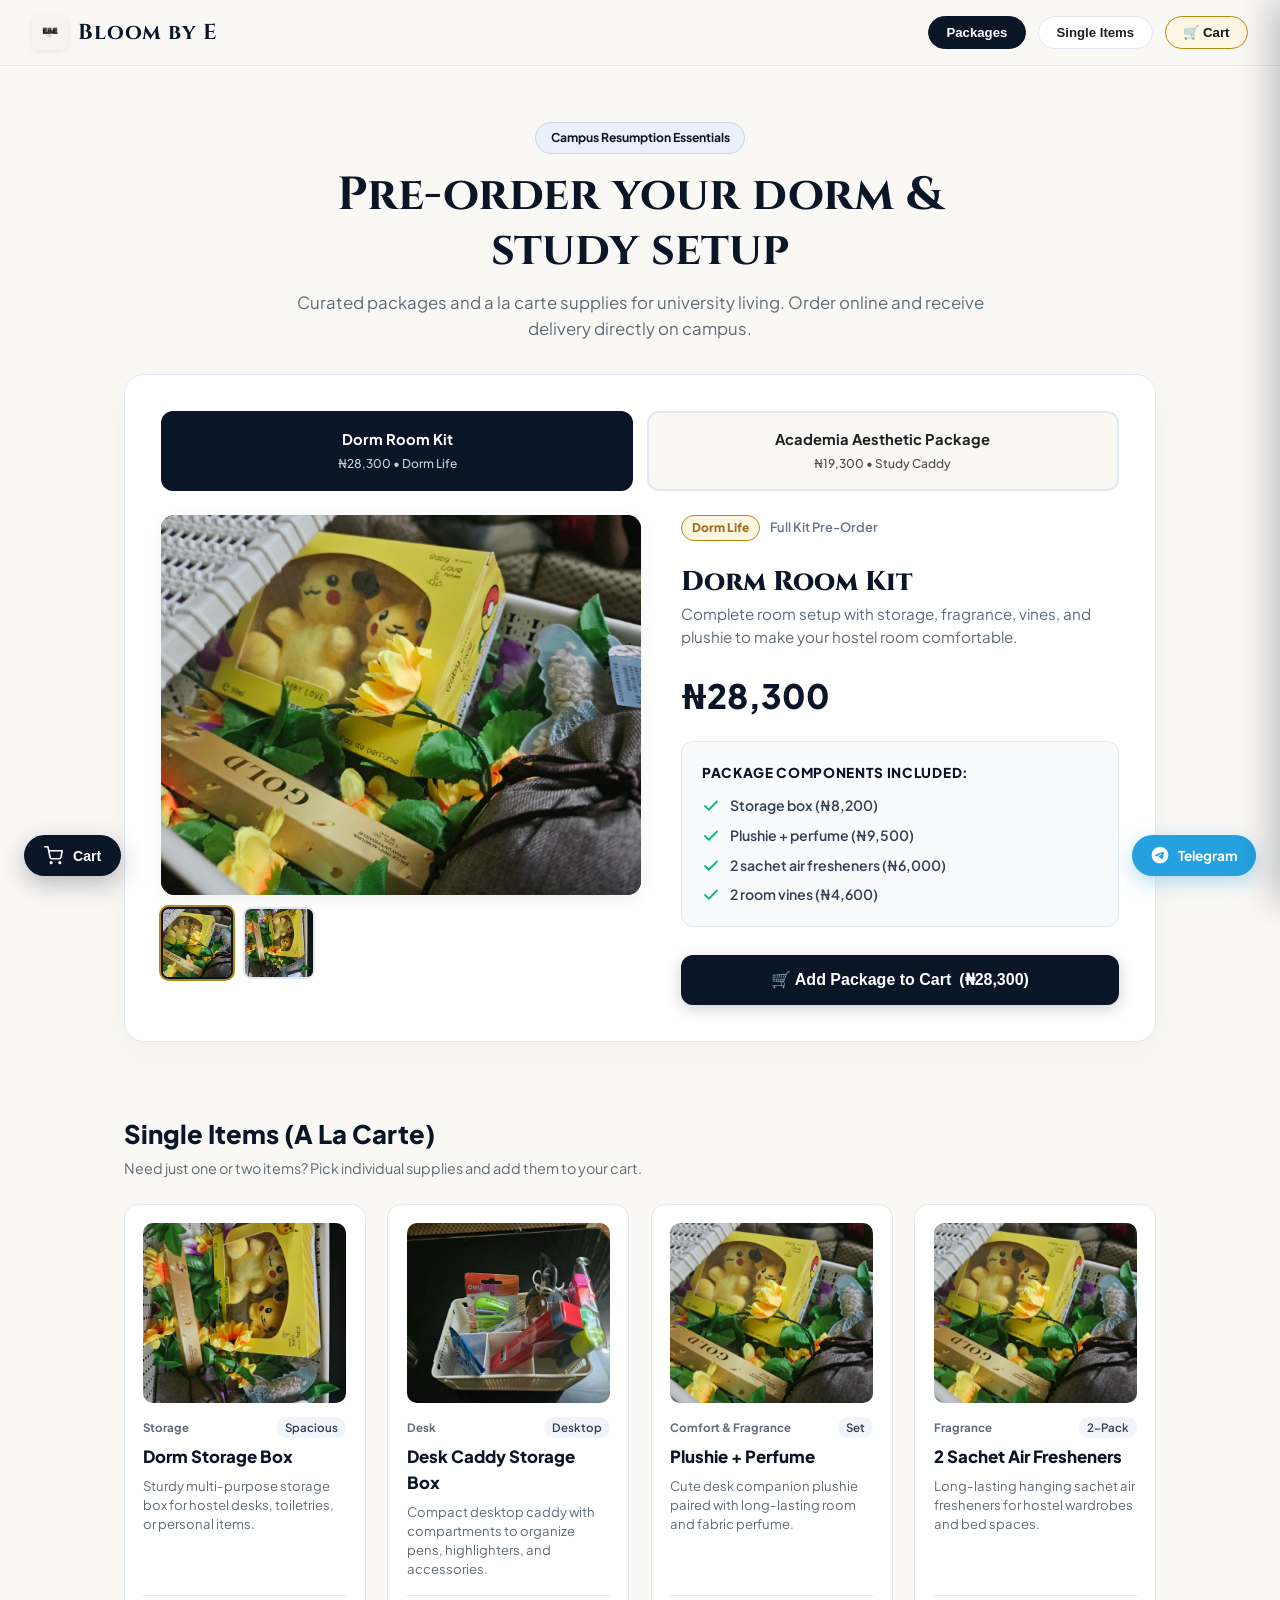
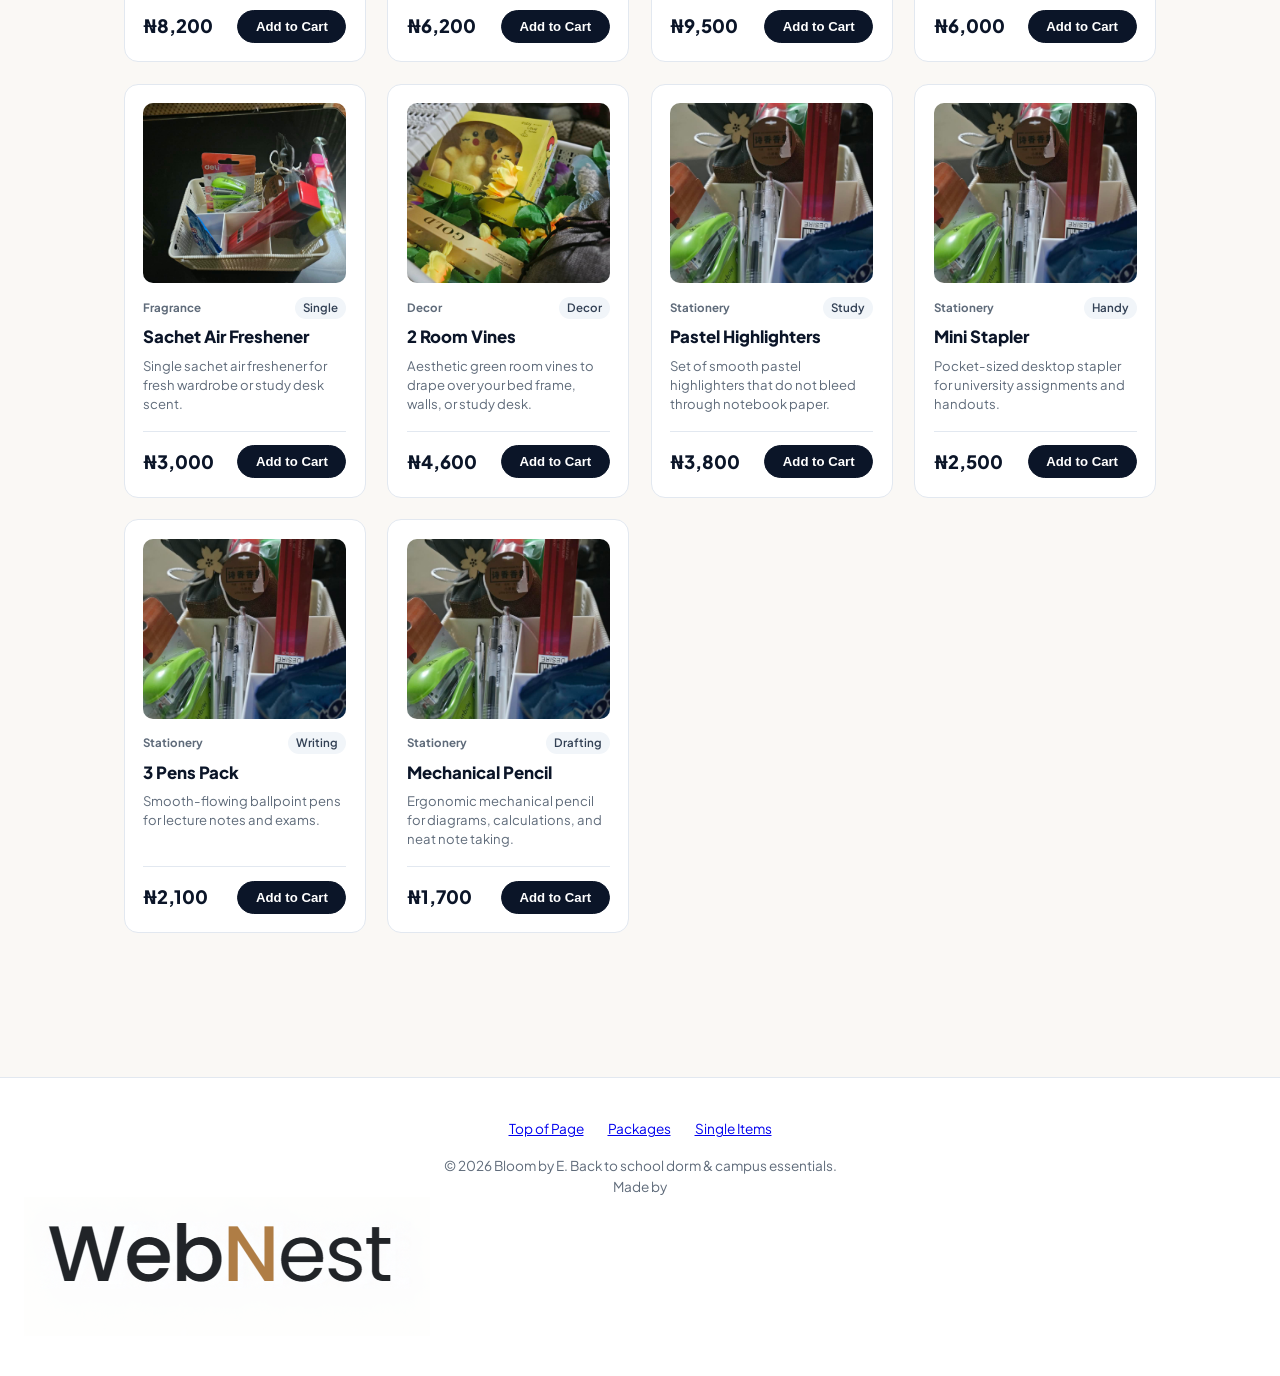
<file: index.html>
<!DOCTYPE html>
<html lang="en">
<head>
  <meta charset="UTF-8">
  <meta name="viewport" content="width=device-width, initial-scale=1.0">
  <title>Bloom by E — Campus Essentials &amp; Dorm Pre-Orders</title>
  <meta name="description" content="Pre-order your dorm room kits, study caddies, and stationery essentials for campus resumption.">

  <!-- Google Fonts: Academy & Editorial Heritage -->
  <link rel="preconnect" href="https://fonts.googleapis.com">
  <link rel="preconnect" href="https://fonts.gstatic.com" crossorigin>
  <link href="https://fonts.googleapis.com/css2?family=Caveat:wght@600;700&family=Cinzel:wght@600;700;800&family=Cormorant+Garamond:ital,wght@0,300;0,400;0,600;1,300;1,400&family=Plus+Jakarta+Sans:wght@400;500;600;700;800&display=swap" rel="stylesheet">

  <!-- Core Design Tokens -->
  <link rel="stylesheet" href="styles/tokens.css">
</head>
<body>

  <!-- Main Website Stage -->
  <div id="stage"></div>

  <!-- Sonner-style Toast Container -->
  <div id="toastContainer" class="elikar-toast-container" aria-live="polite"></div>

  <!-- Floating Cart Trigger Pill (Bottom Left) -->
  <button type="button" class="cart-float-btn" onclick="window.openCart()" aria-label="View Shopping Cart">
    <svg width="19" height="19" viewBox="0 0 24 24" fill="none" stroke="currentColor" stroke-width="2" stroke-linecap="round" stroke-linejoin="round">
      <circle cx="9" cy="21" r="1"></circle>
      <circle cx="20" cy="21" r="1"></circle>
      <path d="M1 1h4l2.68 13.39a2 2 0 0 0 2 1.61h9.72a2 2 0 0 0 2-1.61L23 6H6"></path>
    </svg>
    <span>Cart</span>
    <span class="cart-badge-count" style="display: none;">0</span>
  </button>

  <!-- Telegram Floating Direct Chat Pill (Bottom Right) -->
  <a href="https://t.me/ElisabethAwadje" target="_blank" rel="noopener noreferrer" class="tg-float-pill" aria-label="Chat with Bloom by E on Telegram">
    <svg width="20" height="20" viewBox="0 0 24 24" fill="currentColor">
      <path d="M12 2C6.48 2 2 6.48 2 12s4.48 10 10 10 10-4.48 10-10S17.52 2 12 2zm4.64 6.8c-.15 1.58-.8 5.42-1.13 7.19-.14.75-.42 1-.68 1.03-.58.05-1.02-.38-1.58-.75-.88-.58-1.38-.94-2.23-1.5-.99-.65-.35-1.01.22-1.59.15-.15 2.71-2.48 2.76-2.69a.2.2 0 00-.05-.18c-.06-.05-.14-.03-.21-.02-.09.02-1.49.95-4.22 2.79-.4.27-.76.41-1.08.4-.36-.01-1.04-.2-1.55-.37-.63-.2-1.12-.31-1.08-.66.02-.18.27-.36.74-.55 2.92-1.27 4.86-2.11 5.83-2.51 2.78-1.16 3.35-1.36 3.73-1.36.08 0 .27.02.39.12.1.08.13.19.14.27-.01.06.01.24 0 .38z"/>
    </svg>
    <span>Telegram</span>
  </a>

  <!-- ==========================================================================
       CART SLIDE-OVER DRAWER & BACKDROP
       ========================================================================== -->
  <div id="cartBackdrop" class="cart-backdrop" onclick="window.closeCart()"></div>
  <aside id="cartDrawer" class="cart-drawer" role="dialog" aria-modal="true" aria-label="Shopping Cart">
    <!-- Header -->
    <div class="cart-header">
      <div class="cart-title">
        <svg width="22" height="22" viewBox="0 0 24 24" fill="none" stroke="currentColor" stroke-width="2" stroke-linecap="round" stroke-linejoin="round">
          <circle cx="9" cy="21" r="1"></circle>
          <circle cx="20" cy="21" r="1"></circle>
          <path d="M1 1h4l2.68 13.39a2 2 0 0 0 2 1.61h9.72a2 2 0 0 0 2-1.61L23 6H6"></path>
        </svg>
        <span>Your Order Cart</span>
      </div>
      <button type="button" class="cart-close-btn" onclick="window.closeCart()" aria-label="Close cart">&times;</button>
    </div>

    <!-- Body -->
    <div class="cart-body">
      <!-- Empty State -->
      <div id="cartEmptyState" class="cart-empty-state">
        <span class="cart-empty-icon">🎒</span>
        <h4 style="font-size: 1.1rem; font-weight: 800; color: var(--elikar-navy-900); margin-bottom: 0.4rem;">Your cart is empty</h4>
        <p style="font-size: 0.85rem; color: var(--elikar-slate); line-height: 1.45;">Select a campus package or pick individual items from the catalog to start your pre-order.</p>
      </div>

      <!-- Items List -->
      <div id="cartItemsContainer" class="cart-items-list"></div>

      <!-- Checkout Information Form -->
      <div id="cartCheckoutSection" class="cart-checkout-form" style="display: none;">
        <div class="cart-form-title">
          <svg width="18" height="18" viewBox="0 0 24 24" fill="none" stroke="currentColor" stroke-width="2" stroke-linecap="round" stroke-linejoin="round">
            <path d="M20 21v-2a4 4 0 0 0-4-4H8a4 4 0 0 0-4 4v2"></path>
            <circle cx="12" cy="7" r="4"></circle>
          </svg>
          <span>Delivery Details</span>
        </div>

        <div class="cart-field-group">
          <label class="cart-field-label" for="checkoutCustomerName">Full Name *</label>
          <input type="text" id="checkoutCustomerName" class="cart-field-input" placeholder="e.g. Tolani Adeleke" required>
        </div>

        <div class="cart-field-group">
          <label class="cart-field-label" for="checkoutCustomerPhone">WhatsApp / Phone Number *</label>
          <input type="tel" id="checkoutCustomerPhone" class="cart-field-input" placeholder="e.g. 08012345678" required>
        </div>

        <div class="cart-field-group">
          <label class="cart-field-label" for="checkoutCustomerEmail">Email Address (for order copy) *</label>
          <input type="email" id="checkoutCustomerEmail" class="cart-field-input" placeholder="e.g. student@school.edu.ng" required>
        </div>

        <div class="cart-field-group">
          <label class="cart-field-label" for="checkoutCustomerHostel">University, Hostel &amp; Room *</label>
          <input type="text" id="checkoutCustomerHostel" class="cart-field-input" placeholder="e.g. CU, Daniel Hall Room B204" required>
        </div>

        <div class="cart-field-group">
          <label class="cart-field-label" for="checkoutCustomerNotes">Delivery Instructions (optional)</label>
          <input type="text" id="checkoutCustomerNotes" class="cart-field-input" placeholder="e.g. Call before coming to the hostel gate">
        </div>
      </div>
    </div>

    <!-- Footer -->
    <div class="cart-footer">
      <div class="cart-totals-row">
        <span>Order Total:</span>
        <span id="cartTotalPrice">₦0</span>
      </div>

      <div class="cart-actions-grid">
        <button type="button" class="btn-checkout-wa" onclick="window.checkoutViaWhatsApp()">
          <svg width="18" height="18" viewBox="0 0 24 24" fill="currentColor">
            <path d="M12.04 2c-5.46 0-9.91 4.45-9.91 9.91 0 1.75.46 3.45 1.32 4.95L2.05 22l5.25-1.38c1.45.79 3.08 1.21 4.74 1.21 5.46 0 9.91-4.45 9.91-9.91 0-2.65-1.03-5.14-2.9-7.01A9.816 9.816 0 0 0 12.04 2zm5.78 14.12c-.24.68-1.4 1.25-1.93 1.33-.51.08-1.16.11-3.69-.93-3.23-1.33-5.32-4.63-5.48-4.84-.16-.21-1.3-1.73-1.3-3.3 0-1.57.82-2.35 1.11-2.67.29-.32.63-.4.84-.4.21 0 .42 0 .61.01.2.01.46-.07.72.55.27.63.91 2.22.99 2.38.08.16.13.35.03.56-.11.21-.16.35-.32.53-.16.19-.34.42-.48.56-.16.16-.33.34-.14.66.19.32.84 1.39 1.8 2.25 1.24 1.1 2.29 1.45 2.62 1.61.32.16.51.13.7-.08.19-.21.82-.95 1.04-1.28.21-.32.42-.27.72-.16.29.11 1.87.88 2.19 1.04.32.16.53.24.61.37.08.13.08.77-.16 1.45z"/>
          </svg>
          <span>Order on WhatsApp</span>
        </button>

        <button type="button" class="btn-checkout-tg" onclick="window.checkoutViaTelegram()">
          <svg width="18" height="18" viewBox="0 0 24 24" fill="currentColor">
            <path d="M12 2C6.48 2 2 6.48 2 12s4.48 10 10 10 10-4.48 10-10S17.52 2 12 2zm4.64 6.8c-.15 1.58-.8 5.42-1.13 7.19-.14.75-.42 1-.68 1.03-.58.05-1.02-.38-1.58-.75-.88-.58-1.38-.94-2.23-1.5-.99-.65-.35-1.01.22-1.59.15-.15 2.71-2.48 2.76-2.69a.2.2 0 00-.05-.18c-.06-.05-.14-.03-.21-.02-.09.02-1.49.95-4.22 2.79-.4.27-.76.41-1.08.4-.36-.01-1.04-.2-1.55-.37-.63-.2-1.12-.31-1.08-.66.02-.18.27-.36.74-.55 2.92-1.27 4.86-2.11 5.83-2.51 2.78-1.16 3.35-1.36 3.73-1.36.08 0 .27.02.39.12.1.08.13.19.14.27-.01.06.01.24 0 .38z"/>
          </svg>
          <span>Order on Telegram</span>
        </button>
      </div>
    </div>
  </aside>

  <!-- Application Scripts -->
  <script src="data/products.js"></script>
  <script src="js/variants/bespoke-studio.js"></script>
  <script src="js/app.js"></script>
</body>
</html>
</file>
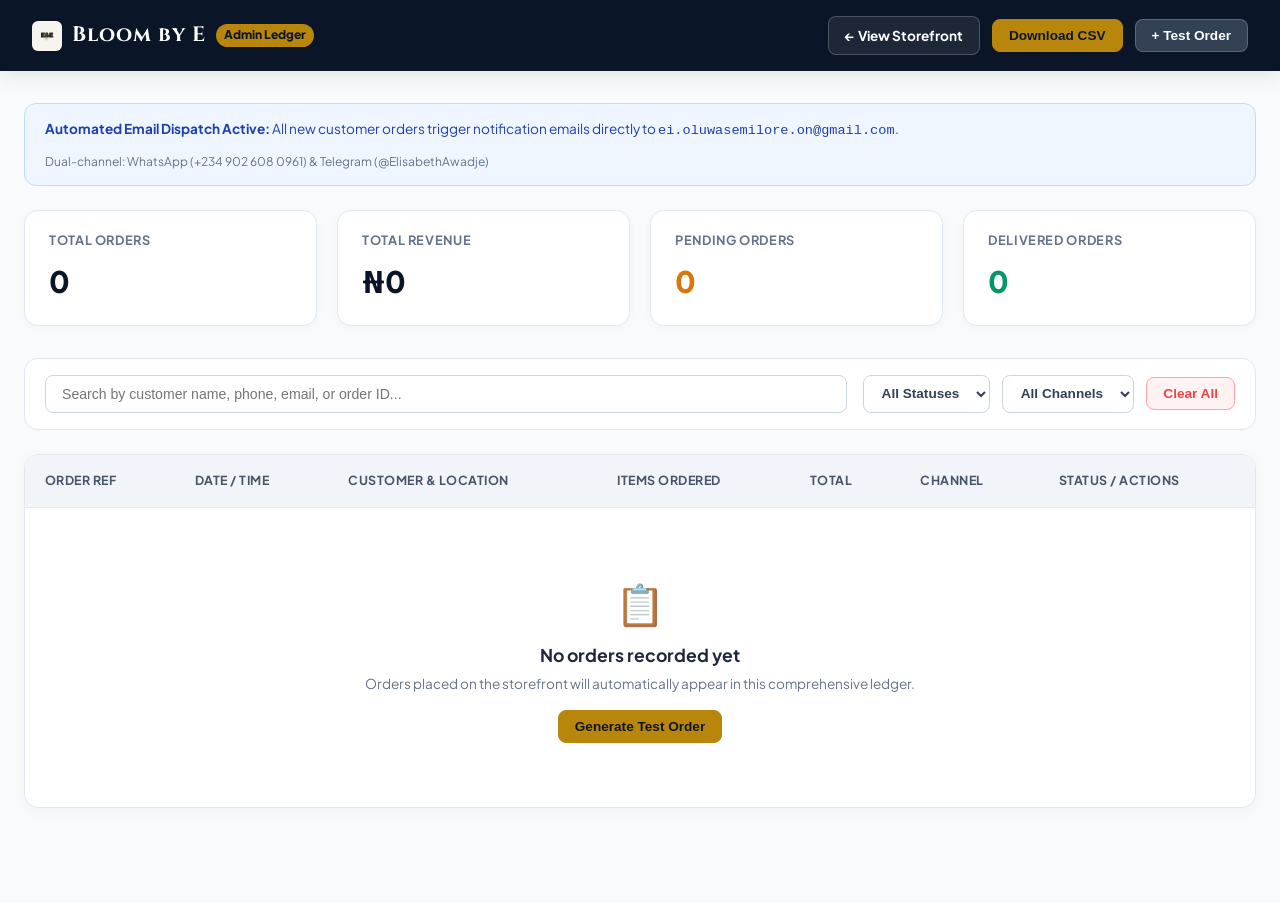
<file: admin.html>
<!DOCTYPE html>
<html lang="en">
<head>
  <meta charset="UTF-8">
  <meta name="viewport" content="width=device-width, initial-scale=1.0">
  <title>Bloom by E — Orders Management Ledger</title>

  <!-- Google Fonts -->
  <link rel="preconnect" href="https://fonts.googleapis.com">
  <link rel="preconnect" href="https://fonts.gstatic.com" crossorigin>
  <link href="https://fonts.googleapis.com/css2?family=Plus+Jakarta+Sans:wght@400;500;600;700;800&family=Cinzel:wght@700&display=swap" rel="stylesheet">

  <link rel="stylesheet" href="styles/tokens.css">

  <style>
    body {
      background: #F8FAFC;
      color: #0F172A;
      font-family: 'Plus Jakarta Sans', sans-serif;
      padding: 0;
      margin: 0;
    }

    .admin-navbar {
      background: #0B1528;
      color: #FFFFFF;
      padding: 1rem 2rem;
      display: flex;
      justify-content: space-between;
      align-items: center;
      box-shadow: 0 4px 20px rgba(0,0,0,0.1);
    }
    .admin-brand {
      font-family: 'Cinzel', serif;
      font-size: 1.3rem;
      font-weight: 700;
      letter-spacing: 0.05em;
      display: flex;
      align-items: center;
      gap: 10px;
    }
    .admin-brand span {
      font-size: 0.75rem;
      background: #B8860B;
      color: #0B1528;
      padding: 2px 8px;
      border-radius: 999px;
      font-family: 'Plus Jakarta Sans', sans-serif;
      font-weight: 800;
      letter-spacing: normal;
    }
    .admin-nav-actions {
      display: flex;
      gap: 0.75rem;
      align-items: center;
    }
    .btn-admin {
      padding: 0.5rem 1rem;
      border-radius: 8px;
      font-size: 0.85rem;
      font-weight: 700;
      border: 1px solid rgba(255,255,255,0.2);
      background: rgba(255,255,255,0.08);
      color: #FFF;
      text-decoration: none;
      display: inline-flex;
      align-items: center;
      gap: 6px;
      cursor: pointer;
      transition: all 150ms ease;
    }
    .btn-admin:hover {
      background: rgba(255,255,255,0.18);
    }
    .btn-admin.primary {
      background: #B8860B;
      color: #0B1528;
      border-color: #B8860B;
    }

    .admin-container {
      max-width: 1280px;
      margin: 2rem auto;
      padding: 0 1.5rem 4rem;
    }

    /* KPI Metric Cards */
    .kpi-grid {
      display: grid;
      grid-template-columns: repeat(auto-fit, minmax(240px, 1fr));
      gap: 1.25rem;
      margin-bottom: 2rem;
    }
    .kpi-card {
      background: #FFFFFF;
      border: 1px solid #E2E8F0;
      border-radius: 14px;
      padding: 1.25rem 1.5rem;
      box-shadow: 0 2px 8px rgba(0,0,0,0.03);
    }
    .kpi-label {
      font-size: 0.8rem;
      font-weight: 700;
      color: #64748B;
      text-transform: uppercase;
      letter-spacing: 0.05em;
      margin-bottom: 0.5rem;
    }
    .kpi-val {
      font-size: 1.85rem;
      font-weight: 800;
      color: #0B1528;
    }

    /* Controls Bar */
    .controls-bar {
      background: #FFFFFF;
      border: 1px solid #E2E8F0;
      border-radius: 14px;
      padding: 1rem 1.25rem;
      margin-bottom: 1.5rem;
      display: flex;
      flex-wrap: wrap;
      gap: 1rem;
      justify-content: space-between;
      align-items: center;
    }
    .search-box {
      flex: 1;
      min-width: 260px;
      position: relative;
    }
    .search-input {
      width: 100%;
      padding: 0.65rem 1rem;
      border-radius: 8px;
      border: 1px solid #CBD5E1;
      font-size: 0.88rem;
    }
    .filter-group {
      display: flex;
      gap: 0.75rem;
      align-items: center;
      flex-wrap: wrap;
    }
    .filter-select {
      padding: 0.6rem 0.85rem;
      border-radius: 8px;
      border: 1px solid #CBD5E1;
      font-size: 0.85rem;
      font-weight: 600;
      background: #FFF;
      color: #334155;
    }

    /* Table Container */
    .table-card {
      background: #FFFFFF;
      border: 1px solid #E2E8F0;
      border-radius: 14px;
      overflow: hidden;
      box-shadow: 0 4px 16px rgba(0,0,0,0.03);
    }
    .orders-table {
      width: 100%;
      border-collapse: collapse;
      text-align: left;
      font-size: 0.88rem;
    }
    .orders-table th {
      background: #F1F5F9;
      color: #475569;
      font-weight: 700;
      padding: 1rem 1.25rem;
      border-bottom: 1px solid #E2E8F0;
      font-size: 0.78rem;
      text-transform: uppercase;
      letter-spacing: 0.04em;
    }
    .orders-table td {
      padding: 1.1rem 1.25rem;
      border-bottom: 1px solid #F1F5F9;
      vertical-align: top;
    }
    .orders-table tr:hover td {
      background: #F8FAFC;
    }

    /* Badges */
    .badge-order-id {
      font-family: monospace;
      font-weight: 800;
      font-size: 0.85rem;
      color: #0B1528;
      background: #EBF1FA;
      padding: 3px 8px;
      border-radius: 6px;
      display: inline-block;
    }
    .badge-status {
      display: inline-flex;
      align-items: center;
      gap: 4px;
      padding: 3px 9px;
      border-radius: 999px;
      font-size: 0.75rem;
      font-weight: 700;
    }
    .status-Pending {
      background: #FEF3C7;
      color: #92400E;
    }
    .status-Confirmed {
      background: #DBEAFE;
      color: #1E40AF;
    }
    .status-Delivered {
      background: #D1FAE5;
      color: #065F46;
    }
    .status-Cancelled {
      background: #FEE2E2;
      color: #991B1B;
    }

    .badge-channel {
      font-size: 0.72rem;
      font-weight: 700;
      padding: 2px 7px;
      border-radius: 6px;
    }
    .channel-WhatsApp {
      background: #DCFCE7;
      color: #166534;
    }
    .channel-Telegram {
      background: #E0F2FE;
      color: #0369A1;
    }

    .customer-meta {
      display: flex;
      flex-direction: column;
      gap: 3px;
    }
    .customer-name {
      font-weight: 800;
      color: #0F172A;
      font-size: 0.92rem;
    }
    .customer-link {
      color: #2563EB;
      text-decoration: none;
      font-size: 0.8rem;
      display: inline-flex;
      align-items: center;
      gap: 4px;
    }
    .customer-link:hover {
      text-decoration: underline;
    }
    .customer-loc {
      font-size: 0.78rem;
      color: #64748B;
    }

    .items-list-compact {
      list-style: none;
      padding: 0;
      margin: 0;
      display: flex;
      flex-direction: column;
      gap: 4px;
    }
    .item-entry {
      font-size: 0.82rem;
      color: #334155;
    }
    .item-qty {
      font-weight: 700;
      color: #0F172A;
    }

    .empty-orders-view {
      text-align: center;
      padding: 4rem 1.5rem;
      color: #64748B;
    }
  </style>
</head>
<body>

  <!-- Admin Navbar -->
  <header class="admin-navbar">
    <div class="admin-brand">
      <img src="pictures/Bloom by E logo.jpeg" alt="Bloom by E" style="height: 30px; width: 30px; border-radius: 6px; object-fit: cover;">
      Bloom by E <span>Admin Ledger</span>
    </div>
    <div class="admin-nav-actions">
      <a href="index.html" class="btn-admin">
        &larr; View Storefront
      </a>
      <button type="button" class="btn-admin primary" onclick="exportOrdersToCSV()">
        Download CSV
      </button>
      <button type="button" class="btn-admin" onclick="insertDemoOrder()" style="background: #334155;">
        + Test Order
      </button>
    </div>
  </header>

  <div class="admin-container">
    <!-- Notice Banner -->
    <div style="background: #EFF6FF; border: 1px solid #BFDBFE; border-radius: 12px; padding: 0.85rem 1.25rem; margin-bottom: 1.5rem; display: flex; align-items: center; justify-content: space-between; flex-wrap: wrap; gap: 0.75rem;">
      <div style="font-size: 0.85rem; color: #1E40AF;">
        <strong>Automated Email Dispatch Active:</strong> All new customer orders trigger notification emails directly to <code>ei.oluwasemilore.on@gmail.com</code>.
      </div>
      <div style="font-size: 0.75rem; color: #64748B;">
        Dual-channel: WhatsApp (+234 902 608 0961) &amp; Telegram (@ElisabethAwadje)
      </div>
    </div>

    <!-- KPI Metric Cards -->
    <div class="kpi-grid">
      <div class="kpi-card">
        <div class="kpi-label">Total Orders</div>
        <div class="kpi-val" id="kpiTotalOrders">0</div>
      </div>
      <div class="kpi-card">
        <div class="kpi-label">Total Revenue</div>
        <div class="kpi-val" id="kpiTotalRevenue">₦0</div>
      </div>
      <div class="kpi-card">
        <div class="kpi-label">Pending Orders</div>
        <div class="kpi-val" style="color: #D97706;" id="kpiPendingOrders">0</div>
      </div>
      <div class="kpi-card">
        <div class="kpi-label">Delivered Orders</div>
        <div class="kpi-val" style="color: #059669;" id="kpiDeliveredOrders">0</div>
      </div>
    </div>

    <!-- Controls Bar -->
    <div class="controls-bar">
      <div class="search-box">
        <input type="text" id="orderSearchInput" class="search-input" placeholder="Search by customer name, phone, email, or order ID..." oninput="filterOrders()">
      </div>

      <div class="filter-group">
        <select id="statusFilter" class="filter-select" onchange="filterOrders()">
          <option value="ALL">All Statuses</option>
          <option value="Pending">Pending</option>
          <option value="Confirmed">Confirmed</option>
          <option value="Delivered">Delivered</option>
          <option value="Cancelled">Cancelled</option>
        </select>

        <select id="channelFilter" class="filter-select" onchange="filterOrders()">
          <option value="ALL">All Channels</option>
          <option value="WhatsApp">WhatsApp</option>
          <option value="Telegram">Telegram</option>
        </select>

        <button type="button" class="btn-admin" onclick="clearAllOrders()" style="color: #EF4444; border-color: #FCA5A5; background: #FEF2F2;">
          Clear All
        </button>
      </div>
    </div>

    <!-- Orders Table -->
    <div class="table-card">
      <table class="orders-table">
        <thead>
          <tr>
            <th>Order Ref</th>
            <th>Date / Time</th>
            <th>Customer &amp; Location</th>
            <th>Items Ordered</th>
            <th>Total</th>
            <th>Channel</th>
            <th>Status / Actions</th>
          </tr>
        </thead>
        <tbody id="ordersTableBody">
          <!-- Populated dynamically via JS -->
        </tbody>
      </table>

      <div id="emptyOrdersView" class="empty-orders-view" style="display: none;">
        <div style="font-size: 2.5rem; margin-bottom: 0.5rem;">📋</div>
        <h4 style="font-size: 1.1rem; font-weight: 700; color: #1E293B;">No orders recorded yet</h4>
        <p style="font-size: 0.85rem; margin-top: 4px;">Orders placed on the storefront will automatically appear in this comprehensive ledger.</p>
        <button type="button" class="btn-admin primary" onclick="insertDemoOrder()" style="margin-top: 1rem;">
          Generate Test Order
        </button>
      </div>
    </div>
  </div>

  <script>
    let allOrders = [];

    function loadOrders() {
      try {
        const stored = localStorage.getItem('bloom_orders') || localStorage.getItem('auralyn_orders') || localStorage.getItem('elikar_orders');
        allOrders = stored ? JSON.parse(stored) : [];
      } catch (e) {
        allOrders = [];
      }
      renderKPIs();
      filterOrders();
    }

    function renderKPIs() {
      const totalCount = allOrders.length;
      const totalRev = allOrders.reduce((sum, o) => sum + (o.totalAmount || 0), 0);
      const pendingCount = allOrders.filter(o => (o.status || 'Pending') === 'Pending').length;
      const deliveredCount = allOrders.filter(o => o.status === 'Delivered').length;

      document.getElementById('kpiTotalOrders').innerText = totalCount;
      document.getElementById('kpiTotalRevenue').innerText = '₦' + totalRev.toLocaleString();
      document.getElementById('kpiPendingOrders').innerText = pendingCount;
      document.getElementById('kpiDeliveredOrders').innerText = deliveredCount;
    }

    function filterOrders() {
      const query = (document.getElementById('orderSearchInput').value || '').toLowerCase().trim();
      const statusFilt = document.getElementById('statusFilter').value;
      const channelFilt = document.getElementById('channelFilter').value;

      const filtered = allOrders.filter(o => {
        const matchesQuery = !query || 
          (o.id && o.id.toLowerCase().includes(query)) ||
          (o.customer?.name && o.customer.name.toLowerCase().includes(query)) ||
          (o.customer?.phone && o.customer.phone.toLowerCase().includes(query)) ||
          (o.customer?.email && o.customer.email.toLowerCase().includes(query)) ||
          (o.customer?.hostel && o.customer.hostel.toLowerCase().includes(query));

        const matchesStatus = statusFilt === 'ALL' || (o.status || 'Pending') === statusFilt;
        const matchesChannel = channelFilt === 'ALL' || o.channel === channelFilt;

        return matchesQuery && matchesStatus && matchesChannel;
      });

      renderTable(filtered);
    }

    function renderTable(orders) {
      const tbody = document.getElementById('ordersTableBody');
      const emptyView = document.getElementById('emptyOrdersView');

      if (!orders || orders.length === 0) {
        tbody.innerHTML = '';
        emptyView.style.display = 'block';
        return;
      }

      emptyView.style.display = 'none';

      tbody.innerHTML = orders.map(order => {
        const status = order.status || 'Pending';
        const cleanPhone = (order.customer.phone || '').replace(/[^0-9]/g, '');
        const waLink = cleanPhone ? `https://wa.me/${cleanPhone.startsWith('0') ? '234' + cleanPhone.slice(1) : cleanPhone}` : null;

        return `
          <tr>
            <td>
              <span class="badge-order-id">#${order.id}</span>
            </td>
            <td style="color: #64748B; font-size: 0.82rem; white-space: nowrap;">
              ${order.dateFormatted || new Date(order.timestamp).toLocaleDateString()}
            </td>
            <td>
              <div class="customer-meta">
                <span class="customer-name">${order.customer.name || 'Anonymous Student'}</span>
                <span class="customer-loc">📍 ${order.customer.hostel || 'Hostel Not Stated'}</span>
                <div style="margin-top: 3px; display: flex; gap: 8px;">
                  ${waLink ? `<a href="${waLink}" target="_blank" class="customer-link">💬 WhatsApp (${order.customer.phone})</a>` : `<span style="font-size: 0.8rem; color: #64748B;">${order.customer.phone}</span>`}
                </div>
                <a href="mailto:${order.customer.email}" class="customer-link" style="color: #4B5563;">✉️ ${order.customer.email}</a>
                ${order.customer.notes ? `<div style="font-size: 0.75rem; color: #B45309; margin-top: 4px; background: #FFFBEB; padding: 2px 6px; border-radius: 4px;">Note: ${order.customer.notes}</div>` : ''}
              </div>
            </td>
            <td>
              <ul class="items-list-compact">
                ${(order.items || []).map(i => `
                  <li class="item-entry">
                    <span class="item-qty">${i.quantity}x</span> ${i.name}
                    <span style="color: #94A3B8; font-size: 0.75rem;">(₦${((i.price || 0) * (i.quantity || 1)).toLocaleString()})</span>
                  </li>
                `).join('')}
              </ul>
            </td>
            <td style="font-weight: 800; font-size: 1rem; color: #0B1528; white-space: nowrap;">
              ${order.totalFormatted || '₦' + (order.totalAmount || 0).toLocaleString()}
            </td>
            <td>
              <span class="badge-channel channel-${order.channel || 'WhatsApp'}">
                ${order.channel || 'WhatsApp'}
              </span>
            </td>
            <td>
              <div style="display: flex; flex-direction: column; gap: 6px;">
                <span class="badge-status status-${status}">${status}</span>
                <select onchange="updateOrderStatus('${order.id}', this.value)" style="padding: 2px 6px; font-size: 0.75rem; border-radius: 6px; border: 1px solid #CBD5E1;">
                  <option value="Pending" ${status === 'Pending' ? 'selected' : ''}>Pending</option>
                  <option value="Confirmed" ${status === 'Confirmed' ? 'selected' : ''}>Confirmed</option>
                  <option value="Delivered" ${status === 'Delivered' ? 'selected' : ''}>Delivered</option>
                  <option value="Cancelled" ${status === 'Cancelled' ? 'selected' : ''}>Cancelled</option>
                </select>
              </div>
            </td>
          </tr>
        `;
      }).join('');
    }

    function updateOrderStatus(orderId, newStatus) {
      const idx = allOrders.findIndex(o => o.id === orderId);
      if (idx > -1) {
        allOrders[idx].status = newStatus;
        localStorage.setItem('bloom_orders', JSON.stringify(allOrders));
        renderKPIs();
        filterOrders();
      }
    }

    function insertDemoOrder() {
      const demoId = 'BBE-' + Math.floor(10000 + Math.random() * 90000);
      const demo = {
        id: demoId,
        timestamp: new Date().toISOString(),
        dateFormatted: new Date().toLocaleString('en-NG', { dateStyle: 'medium', timeStyle: 'short' }),
        customer: {
          name: "Chidinma Nwosu",
          phone: "08031234567",
          email: "chidinma.nwosu@covenantuniversity.edu.ng",
          hostel: "Mary Hall, Room E302",
          notes: "Please call on arrival at Mary Hall gate."
        },
        items: [
          { id: "dorm-room-kit", name: "Dorm Room Kit", price: 28300, quantity: 1 },
          { id: "prod-mech-pencil", name: "Mechanical Pencil", price: 1700, quantity: 2 }
        ],
        totalAmount: 31700,
        totalFormatted: "₦31,700",
        channel: "WhatsApp",
        status: "Pending"
      };

      allOrders.unshift(demo);
      localStorage.setItem('bloom_orders', JSON.stringify(allOrders));
      renderKPIs();
      filterOrders();
    }

    function clearAllOrders() {
      if (confirm("Are you sure you want to clear all orders in this browser ledger?")) {
        allOrders = [];
        localStorage.removeItem('bloom_orders');
        localStorage.removeItem('auralyn_orders');
        localStorage.removeItem('elikar_orders');
        renderKPIs();
        filterOrders();
      }
    }

    function exportOrdersToCSV() {
      if (allOrders.length === 0) {
        alert("No orders to export yet.");
        return;
      }

      let csv = "Order ID,Date,Customer Name,Phone,Email,Hostel / Location,Items,Total Amount,Channel,Status,Special Notes\n";

      allOrders.forEach(o => {
        const itemsStr = (o.items || []).map(i => `${i.name} (x${i.quantity})`).join('; ');
        const row = [
          `"${o.id || ''}"`,
          `"${o.dateFormatted || ''}"`,
          `"${(o.customer?.name || '').replace(/"/g, '""')}"`,
          `"${o.customer?.phone || ''}"`,
          `"${o.customer?.email || ''}"`,
          `"${(o.customer?.hostel || '').replace(/"/g, '""')}"`,
          `"${itemsStr.replace(/"/g, '""')}"`,
          `"${o.totalFormatted || o.totalAmount || ''}"`,
          `"${o.channel || ''}"`,
          `"${o.status || 'Pending'}"`,
          `"${(o.customer?.notes || '').replace(/"/g, '""')}"`
        ];
        csv += row.join(',') + "\n";
      });

      const blob = new Blob([csv], { type: 'text/csv;charset=utf-8;' });
      const url = URL.createObjectURL(blob);
      const link = document.createElement("a");
      link.setAttribute("href", url);
      link.setAttribute("download", `bloom_by_e_orders_${new Date().toISOString().slice(0,10)}.csv`);
      document.body.appendChild(link);
      link.click();
      document.body.removeChild(link);
    }

    // Initialize on page load
    document.addEventListener('DOMContentLoaded', loadOrders);
  </script>
</body>
</html>
</file>
<file: styles/tokens.css>
/* ==========================================================================
   BLOOM BY E — DESIGN SYSTEM TOKENS & UTILITIES
   Coded to Emil Kowalski & Modern Web Guidelines
   ========================================================================== */

:root {
  /* School Uniform Palette (Classic Academy Navy & Warm Artisan Gold) */
  --elikar-navy-900: #0B1528;
  --elikar-navy-800: #13223E;
  --elikar-navy-700: #1E345D;
  --elikar-navy-100: #EBF1FA;
  --elikar-navy-50:  #F4F7FD;

  --elikar-gold-600: #9B701E;
  --elikar-gold-500: #B8860B;
  --elikar-gold-400: #D4A017;
  --elikar-gold-100: #FDF6E2;
  --elikar-gold-50:  #FFFDF5;

  /* Editorial Accents */
  --elikar-wine: #7A1C30;
  --elikar-forest: #1B4332;
  --elikar-cream: #FAF8F5;
  --elikar-parchment: #F4EFEB;
  --elikar-charcoal: #1E2024;
  --elikar-slate: #5F6B7A;
  --elikar-border: #E2E8F0;
  --elikar-white: #FFFFFF;

  /* Emil Kowalski Animation Tokens */
  --ease-out: cubic-bezier(0.23, 1, 0.32, 1);
  --ease-in-out: cubic-bezier(0.77, 0, 0.175, 1);
  --ease-spring: cubic-bezier(0.32, 0.72, 0, 1);
  --duration-fast: 160ms;
  --duration-normal: 220ms;
  --duration-medium: 300ms;

  /* Typography */
  --font-serif: 'Cormorant Garamond', Georgia, serif;
  --font-display: 'Cinzel', 'Playfair Display', serif;
  --font-sans: 'Plus Jakarta Sans', -apple-system, BlinkMacSystemFont, "Segoe UI", Roboto, sans-serif;
  --font-script: 'Caveat', cursive;

  /* Shadows */
  --shadow-sm: 0 1px 3px rgba(11, 21, 40, 0.05);
  --shadow-md: 0 4px 16px rgba(11, 21, 40, 0.08);
  --shadow-lg: 0 12px 32px rgba(11, 21, 40, 0.12);
  --shadow-gold: 0 8px 24px rgba(184, 134, 11, 0.2);
}

/* Reset & Base */
*, *::before, *::after {
  box-sizing: border-box;
  margin: 0;
  padding: 0;
}

html {
  scroll-behavior: smooth;
  -webkit-text-size-adjust: 100%;
}

body {
  font-family: var(--font-sans);
  background-color: var(--elikar-cream);
  color: var(--elikar-charcoal);
  line-height: 1.55;
  -webkit-font-smoothing: antialiased;
  -moz-osx-font-smoothing: grayscale;
  overflow-x: hidden;
  position: relative;
}

/* Accessible interactive buttons (Emil Kowalski rule: scale(0.97) on press) */
button, input[type="button"], input[type="submit"], .btn-tap {
  transition: transform var(--duration-fast) var(--ease-out), background-color var(--duration-fast) var(--ease-out), border-color var(--duration-fast) var(--ease-out), color var(--duration-fast) var(--ease-out);
  cursor: pointer;
  user-select: none;
  -webkit-user-select: none;
}

button:active, .btn-tap:active {
  transform: scale(0.97);
}

button:focus-visible, a:focus-visible, input:focus-visible, select:focus-visible {
  outline: 2px solid var(--elikar-gold-500);
  outline-offset: 2px;
}

/* Image Lifecycle & Skeleton */
img {
  max-width: 100%;
  display: block;
}

.img-skeleton {
  background: linear-gradient(90deg, #F0ECE4 25%, #E6E0D6 50%, #F0ECE4 75%);
  background-size: 200% 100%;
  animation: skeletonPulse 1.6s ease-in-out infinite;
}

@keyframes skeletonPulse {
  0% { background-position: 200% 0; }
  100% { background-position: -200% 0; }
}

/* Emil Kowalski Toast System (Sonner Inspired) */
.elikar-toast-container {
  position: fixed;
  top: 24px;
  right: 24px;
  z-index: 2147483640;
  display: flex;
  flex-direction: column;
  gap: 8px;
  pointer-events: none;
}

.elikar-toast {
  pointer-events: auto;
  min-width: 290px;
  max-width: 380px;
  background: var(--elikar-navy-900);
  color: var(--elikar-white);
  padding: 12px 18px;
  border-radius: 12px;
  box-shadow: 0 10px 30px rgba(0, 0, 0, 0.25), 0 0 0 1px rgba(255, 255, 255, 0.1) inset;
  display: flex;
  align-items: center;
  gap: 12px;
  font-size: 0.875rem;
  font-weight: 600;
  opacity: 1;
  transform: translateY(0);
  transition: transform 220ms var(--ease-out), opacity 220ms var(--ease-out);
}

.elikar-toast.enter {
  opacity: 0;
  transform: translateY(-16px) scale(0.96);
}

.elikar-toast-icon {
  font-size: 1.15rem;
  color: var(--elikar-gold-400);
}

/* Telegram Floating Helper */
.tg-float-pill {
  position: fixed;
  bottom: 24px;
  right: 24px;
  z-index: 990;
  background: #24A1DE;
  color: #FFFFFF;
  padding: 10px 18px;
  border-radius: 999px;
  display: flex;
  align-items: center;
  gap: 8px;
  font-size: 0.85rem;
  font-weight: 700;
  text-decoration: none;
  box-shadow: 0 6px 20px rgba(36, 161, 222, 0.35);
  transition: transform var(--duration-fast) var(--ease-out), box-shadow var(--duration-fast) var(--ease-out), background-color var(--duration-fast) var(--ease-out);
}

.tg-float-pill:hover {
  background: #1F90C7;
  transform: translateY(-2px) scale(1.02);
  box-shadow: 0 8px 24px rgba(36, 161, 222, 0.5);
}

.tg-float-pill:active {
  transform: scale(0.97);
}

/* Floating Cart Button */
.cart-float-btn {
  position: fixed;
  bottom: 24px;
  left: 24px;
  z-index: 990;
  background: var(--elikar-navy-900);
  color: var(--elikar-white);
  padding: 11px 20px;
  border-radius: 999px;
  display: inline-flex;
  align-items: center;
  gap: 10px;
  font-size: 0.88rem;
  font-weight: 700;
  border: none;
  box-shadow: 0 8px 24px rgba(11, 21, 40, 0.28);
  transition: transform var(--duration-fast) var(--ease-out), background-color var(--duration-fast) var(--ease-out);
}

.cart-float-btn:hover {
  background: var(--elikar-navy-800);
  transform: translateY(-2px);
}

.cart-badge-count {
  background: var(--elikar-gold-500);
  color: var(--elikar-navy-900);
  font-size: 0.75rem;
  font-weight: 800;
  padding: 2px 7px;
  border-radius: 999px;
  min-width: 20px;
  text-align: center;
}

/* ==========================================================================
   CART DRAWER & BACKDROP
   ========================================================================== */
.cart-backdrop {
  position: fixed;
  inset: 0;
  background: rgba(11, 21, 40, 0.55);
  backdrop-filter: blur(4px);
  z-index: 10000;
  opacity: 0;
  pointer-events: none;
  transition: opacity var(--duration-normal) var(--ease-out);
}

.cart-backdrop.open {
  opacity: 1;
  pointer-events: auto;
}

.cart-drawer {
  position: fixed;
  top: 0;
  right: 0;
  bottom: 0;
  width: 100%;
  max-width: 460px;
  background: var(--elikar-white);
  z-index: 10001;
  box-shadow: -8px 0 32px rgba(11, 21, 40, 0.25);
  transform: translateX(100%);
  transition: transform var(--duration-medium) var(--ease-out);
  display: flex;
  flex-direction: column;
}

.cart-drawer.open {
  transform: translateX(0);
}

.cart-header {
  padding: 1.25rem 1.5rem;
  border-bottom: 1px solid var(--elikar-border);
  display: flex;
  align-items: center;
  justify-content: space-between;
  background: var(--elikar-cream);
}

.cart-title {
  font-family: var(--font-display);
  font-size: 1.2rem;
  font-weight: 700;
  color: var(--elikar-navy-900);
  display: flex;
  align-items: center;
  gap: 8px;
}

.cart-close-btn {
  background: transparent;
  border: none;
  font-size: 1.5rem;
  color: var(--elikar-slate);
  cursor: pointer;
  padding: 4px;
  display: flex;
  align-items: center;
  justify-content: center;
  border-radius: 6px;
  transition: color var(--duration-fast) var(--ease-out);
}

.cart-close-btn:hover {
  color: var(--elikar-navy-900);
}

.cart-body {
  flex: 1;
  overflow-y: auto;
  padding: 1.25rem 1.5rem;
  display: flex;
  flex-direction: column;
  gap: 1.25rem;
}

.cart-empty-state {
  text-align: center;
  padding: 3rem 1rem;
  color: var(--elikar-slate);
}

.cart-empty-icon {
  font-size: 2.8rem;
  margin-bottom: 0.75rem;
  display: block;
}

/* Cart Items */
.cart-items-list {
  display: flex;
  flex-direction: column;
  gap: 0.85rem;
}

.cart-item-row {
  display: flex;
  gap: 0.85rem;
  padding: 0.75rem;
  border: 1px solid var(--elikar-border);
  border-radius: 10px;
  background: #FCFBF9;
  align-items: center;
}

.cart-item-img {
  width: 58px;
  height: 58px;
  border-radius: 8px;
  object-fit: cover;
  flex-shrink: 0;
  background: var(--elikar-parchment);
}

.cart-item-details {
  flex: 1;
  min-width: 0;
}

.cart-item-name {
  font-size: 0.88rem;
  font-weight: 700;
  color: var(--elikar-navy-900);
  white-space: nowrap;
  overflow: hidden;
  text-overflow: ellipsis;
}

.cart-item-unit-price {
  font-size: 0.78rem;
  color: var(--elikar-slate);
}

.cart-item-actions {
  display: flex;
  align-items: center;
  gap: 0.5rem;
  margin-top: 0.35rem;
}

.qty-btn {
  width: 26px;
  height: 26px;
  border-radius: 6px;
  border: 1px solid var(--elikar-border);
  background: var(--elikar-white);
  color: var(--elikar-navy-900);
  font-size: 0.95rem;
  font-weight: 700;
  display: flex;
  align-items: center;
  justify-content: center;
}

.qty-num {
  font-size: 0.85rem;
  font-weight: 700;
  min-width: 18px;
  text-align: center;
}

.cart-item-remove-btn {
  background: transparent;
  border: none;
  color: #DC2626;
  font-size: 0.75rem;
  font-weight: 600;
  cursor: pointer;
  padding: 4px;
  margin-left: auto;
}

/* Customer Checkout Form in Cart */
.cart-checkout-form {
  border-top: 1px solid var(--elikar-border);
  padding-top: 1.25rem;
  margin-top: 0.5rem;
}

.cart-form-title {
  font-size: 0.95rem;
  font-weight: 800;
  color: var(--elikar-navy-900);
  margin-bottom: 0.75rem;
  display: flex;
  align-items: center;
  gap: 6px;
}

.cart-field-group {
  margin-bottom: 0.75rem;
}

.cart-field-label {
  display: block;
  font-size: 0.75rem;
  font-weight: 700;
  color: var(--elikar-slate);
  margin-bottom: 0.25rem;
}

.cart-field-input {
  width: 100%;
  padding: 0.65rem 0.85rem;
  border-radius: 8px;
  border: 1px solid var(--elikar-border);
  font-family: var(--font-sans);
  font-size: 0.85rem;
  background: #FAFAFA;
}

.cart-field-input:focus {
  background: #FFF;
  border-color: var(--elikar-navy-900);
}

/* Cart Footer & Dual Actions */
.cart-footer {
  padding: 1.25rem 1.5rem;
  border-top: 1px solid var(--elikar-border);
  background: var(--elikar-cream);
}

.cart-totals-row {
  display: flex;
  justify-content: space-between;
  align-items: center;
  font-size: 1.15rem;
  font-weight: 800;
  color: var(--elikar-navy-900);
  margin-bottom: 1rem;
}

.cart-actions-grid {
  display: grid;
  grid-template-columns: 1fr 1fr;
  gap: 0.75rem;
}

.btn-checkout-wa {
  background: #25D366;
  color: #FFFFFF;
  border: none;
  border-radius: 10px;
  padding: 0.8rem 0.6rem;
  font-weight: 700;
  font-size: 0.82rem;
  display: flex;
  align-items: center;
  justify-content: center;
  gap: 6px;
  box-shadow: 0 4px 12px rgba(37, 211, 102, 0.25);
}

.btn-checkout-wa:hover {
  background: #20BD5A;
}

.btn-checkout-tg {
  background: #24A1DE;
  color: #FFFFFF;
  border: none;
  border-radius: 10px;
  padding: 0.8rem 0.6rem;
  font-weight: 700;
  font-size: 0.82rem;
  display: flex;
  align-items: center;
  justify-content: center;
  gap: 6px;
  box-shadow: 0 4px 12px rgba(36, 161, 222, 0.25);
}

.btn-checkout-tg:hover {
  background: #1F90C7;
}

/* Responsive overrides */
@media (max-width: 640px) {
  .tg-float-pill {
    bottom: 24px;
    right: 14px;
    padding: 8px 12px;
    font-size: 0.75rem;
  }
  .cart-float-btn {
    bottom: 24px;
    left: 14px;
    padding: 8px 14px;
    font-size: 0.8rem;
  }
  .cart-drawer {
    max-width: 100%;
  }
  .cart-actions-grid {
    grid-template-columns: 1fr;
  }
}

/* Reduced motion preference */
@media (prefers-reduced-motion: reduce) {
  *, *::before, *::after {
    animation-duration: 0.01ms !important;
    animation-iteration-count: 1 !important;
    transition-duration: 0.01ms !important;
    scroll-behavior: auto !important;
  }
}
</file>
